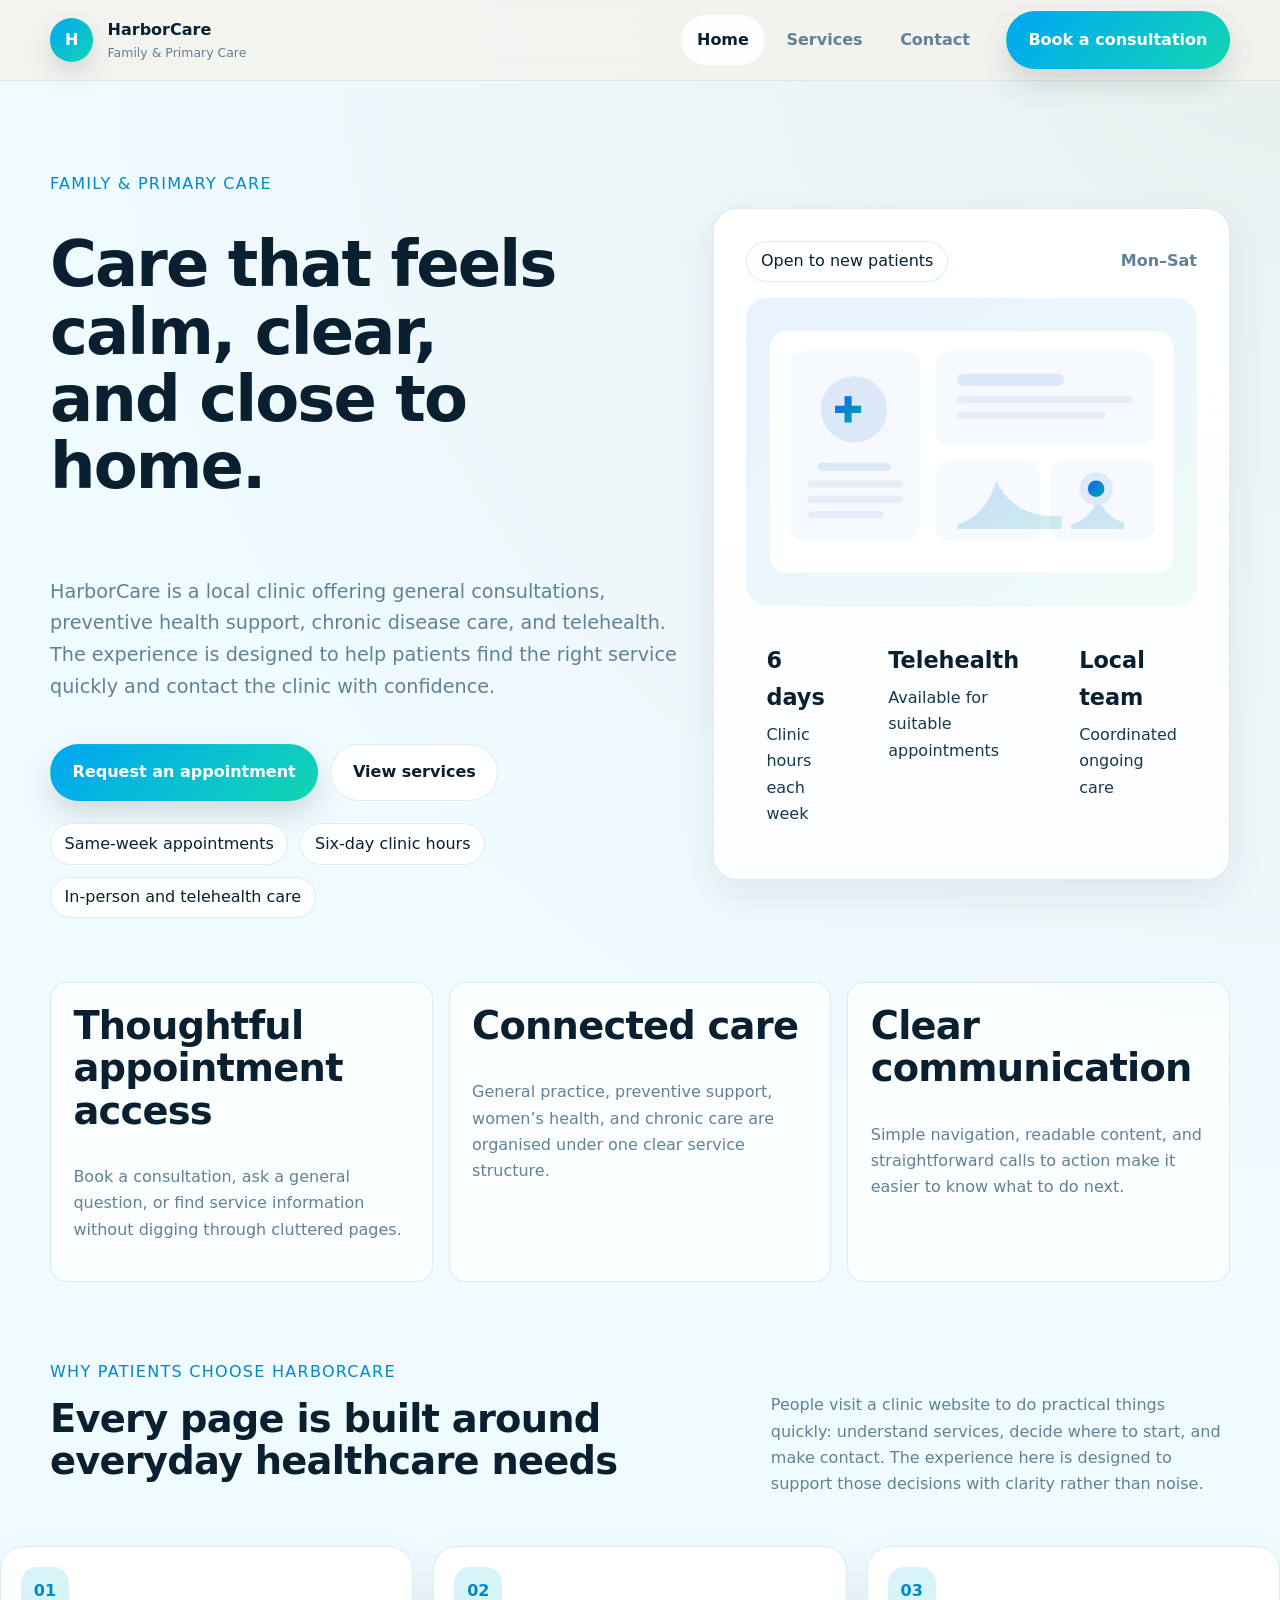
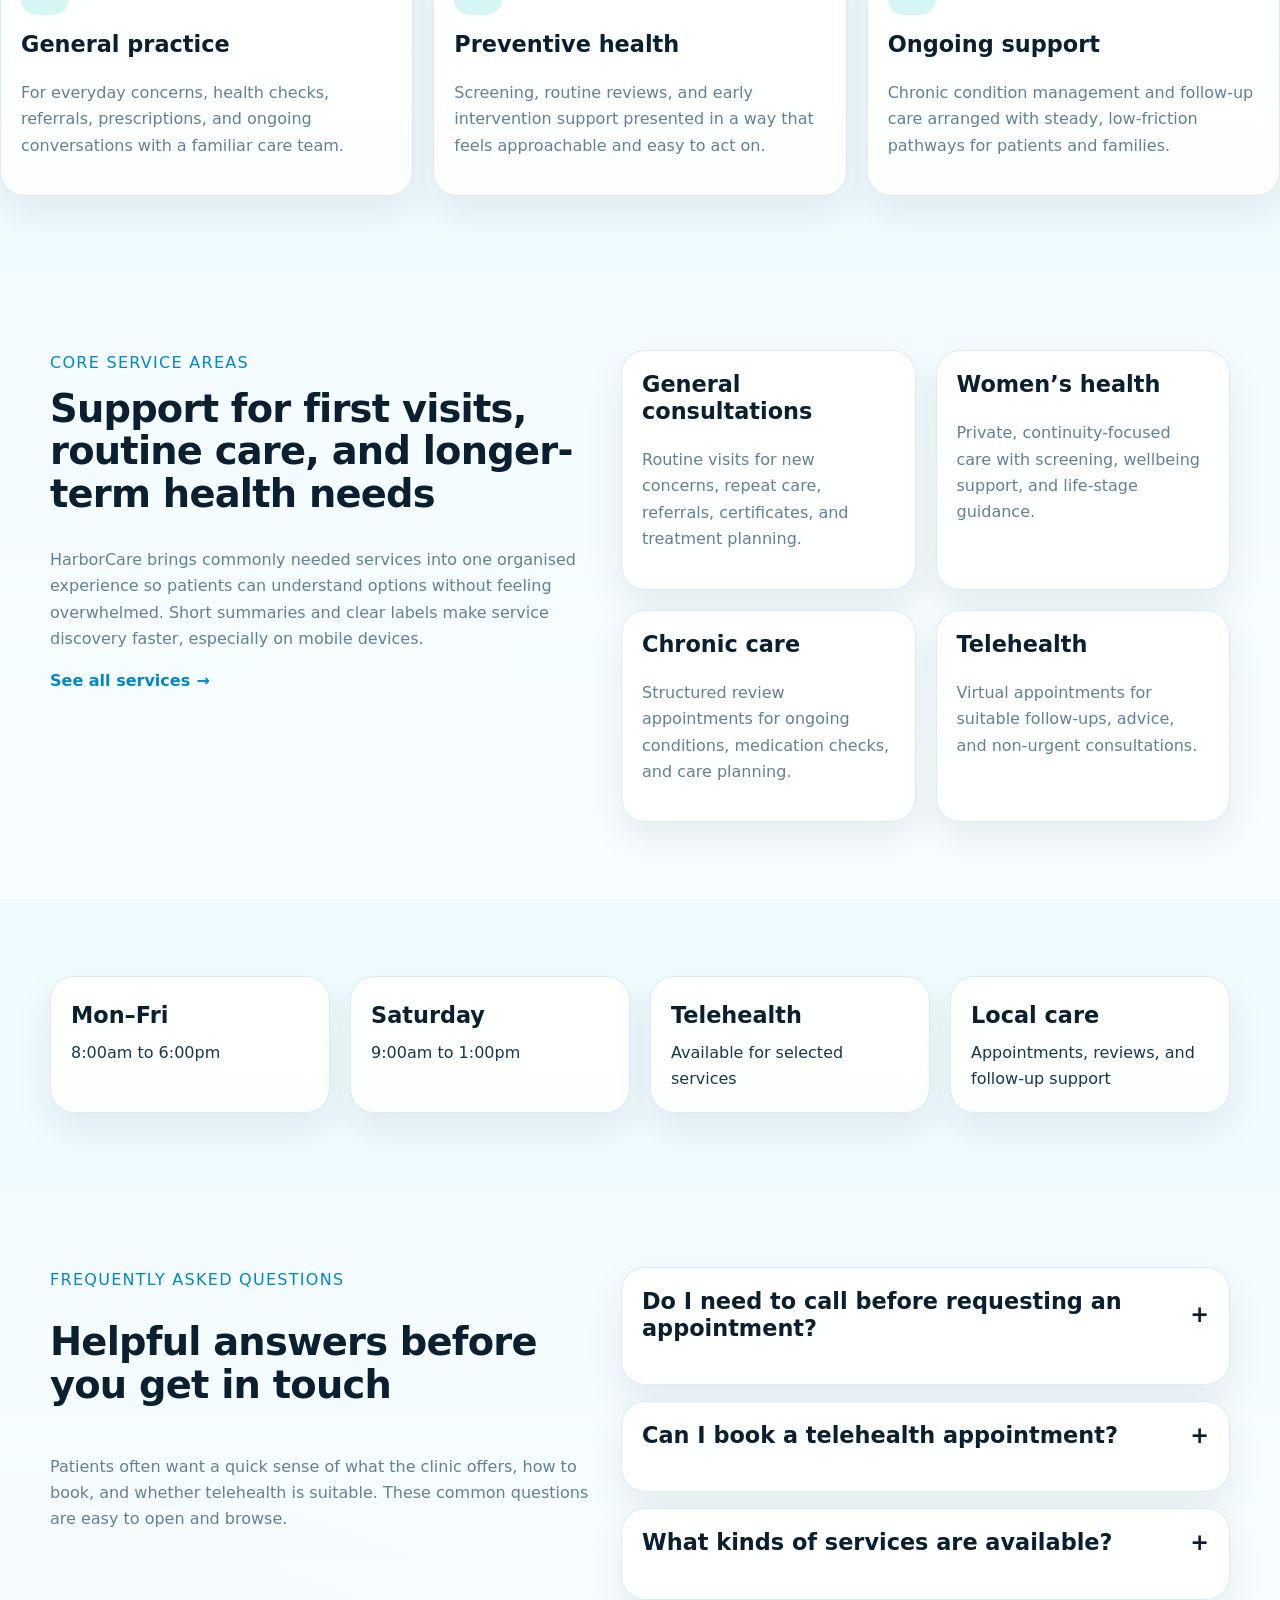
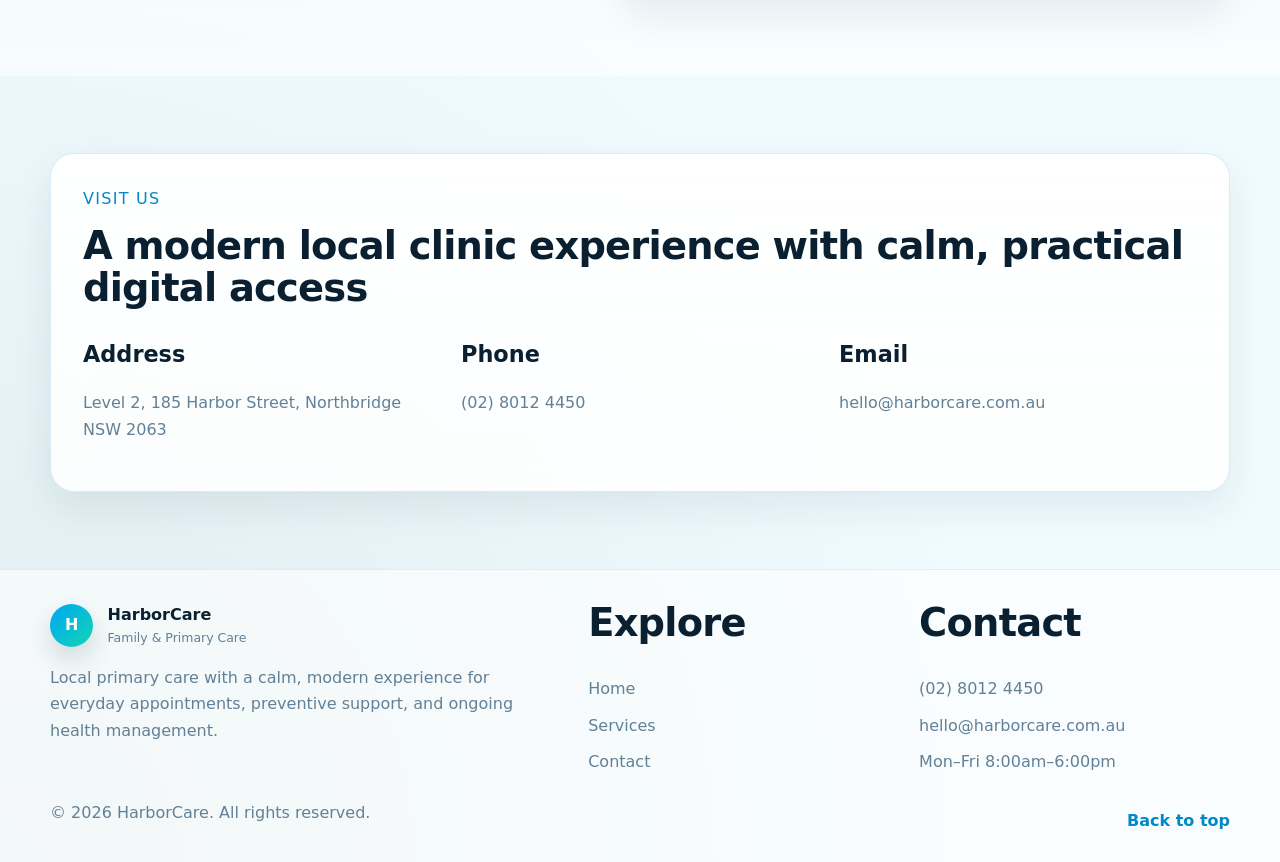
<file: index.html>
<!DOCTYPE html>
<html lang="en">
<head>
  <meta charset="UTF-8">
  <meta name="viewport" content="width=device-width, initial-scale=1.0">
  <meta name="description" content="HarborCare is a modern family medical clinic offering general practice, preventive care, chronic disease support, and telehealth in a calm, accessible digital experience.">
  <title>HarborCare | Family & Primary Care</title>
  <link rel="icon" type="image/svg+xml" href="assets/icons/favicon.svg">
  <link rel="stylesheet" href="styles.css">
</head>
<body data-page="home">
  <a class="skip-link" href="#main-content">Skip to main content</a>

  <header class="site-header" id="top">
    <div class="container nav-wrap">
      <a href="index.html" class="brand" aria-label="HarborCare home">
        <span class="brand-mark" aria-hidden="true">H</span>
        <span>
          <strong>HarborCare</strong>
          <small>Family &amp; Primary Care</small>
        </span>
      </a>

      <button class="nav-toggle" aria-expanded="false" aria-controls="site-navigation" aria-label="Open menu">
        <span></span>
        <span></span>
        <span></span>
      </button>

      <nav class="site-nav" id="site-navigation" aria-label="Primary navigation">
        <ul>
          <li><a class="is-active" href="index.html" aria-current="page">Home</a></li>
          <li><a href="services.html">Services</a></li>
          <li><a href="contact.html">Contact</a></li>
        </ul>
        <a class="button button-primary nav-cta" href="contact.html#consultation-form">Book a consultation</a>
      </nav>
    </div>
  </header>

  <main id="main-content">
    <section class="hero">
      <div class="container hero-grid">
        <div class="hero-copy">
          <p class="eyebrow">Family &amp; primary care</p>
          <h1>Care that feels calm, clear, and close to home.</h1>
          <p class="lead">HarborCare is a local clinic offering general consultations, preventive health support, chronic disease care, and telehealth. The experience is designed to help patients find the right service quickly and contact the clinic with confidence.</p>
          <div class="hero-actions">
            <a class="button button-primary" href="contact.html#consultation-form">Request an appointment</a>
            <a class="button button-secondary" href="services.html">View services</a>
          </div>
          <ul class="hero-highlights" aria-label="Key service qualities">
            <li>Same-week appointments</li>
            <li>Six-day clinic hours</li>
            <li>In-person and telehealth care</li>
          </ul>
        </div>

        <div class="hero-visual card-surface">
          <div class="hero-panel">
            <div class="hero-panel-header">
              <span class="status-pill">Open to new patients</span>
              <span class="availability">Mon–Sat</span>
            </div>
            <img src="assets/images/hero-clinic.svg" alt="Illustration of a calm clinic reception space with a patient check-in desk and digital appointment display.">
            <div class="hero-metrics">
              <article>
                <strong>6 days</strong>
                <span>Clinic hours each week</span>
              </article>
              <article>
                <strong>Telehealth</strong>
                <span>Available for suitable appointments</span>
              </article>
              <article>
                <strong>Local team</strong>
                <span>Coordinated ongoing care</span>
              </article>
            </div>
          </div>
        </div>
      </div>
    </section>

    <section class="trust-strip" aria-label="Clinic highlights">
      <div class="container trust-grid">
        <article>
          <h2>Thoughtful appointment access</h2>
          <p>Book a consultation, ask a general question, or find service information without digging through cluttered pages.</p>
        </article>
        <article>
          <h2>Connected care</h2>
          <p>General practice, preventive support, women’s health, and chronic care are organised under one clear service structure.</p>
        </article>
        <article>
          <h2>Clear communication</h2>
          <p>Simple navigation, readable content, and straightforward calls to action make it easier to know what to do next.</p>
        </article>
      </div>
    </section>

    <section class="section">
      <div class="container section-header">
        <div>
          <p class="eyebrow">Why patients choose HarborCare</p>
          <h2>Every page is built around everyday healthcare needs</h2>
        </div>
        <p>People visit a clinic website to do practical things quickly: understand services, decide where to start, and make contact. The experience here is designed to support those decisions with clarity rather than noise.</p>
      </div>

      <div class="feature-grid">
        <article class="feature-card card-surface reveal">
          <div class="feature-icon" aria-hidden="true">01</div>
          <h3>General practice</h3>
          <p>For everyday concerns, health checks, referrals, prescriptions, and ongoing conversations with a familiar care team.</p>
        </article>
        <article class="feature-card card-surface reveal">
          <div class="feature-icon" aria-hidden="true">02</div>
          <h3>Preventive health</h3>
          <p>Screening, routine reviews, and early intervention support presented in a way that feels approachable and easy to act on.</p>
        </article>
        <article class="feature-card card-surface reveal">
          <div class="feature-icon" aria-hidden="true">03</div>
          <h3>Ongoing support</h3>
          <p>Chronic condition management and follow-up care arranged with steady, low-friction pathways for patients and families.</p>
        </article>
      </div>
    </section>

    <section class="section section-alt">
      <div class="container split-layout">
        <div>
          <p class="eyebrow">Core service areas</p>
          <h2>Support for first visits, routine care, and longer-term health needs</h2>
          <p class="section-text">HarborCare brings commonly needed services into one organised experience so patients can understand options without feeling overwhelmed. Short summaries and clear labels make service discovery faster, especially on mobile devices.</p>
          <a class="text-link" href="services.html">See all services <span aria-hidden="true">→</span></a>
        </div>
        <div class="service-preview-grid">
          <article class="service-preview card-surface reveal">
            <h3>General consultations</h3>
            <p>Routine visits for new concerns, repeat care, referrals, certificates, and treatment planning.</p>
          </article>
          <article class="service-preview card-surface reveal">
            <h3>Women’s health</h3>
            <p>Private, continuity-focused care with screening, wellbeing support, and life-stage guidance.</p>
          </article>
          <article class="service-preview card-surface reveal">
            <h3>Chronic care</h3>
            <p>Structured review appointments for ongoing conditions, medication checks, and care planning.</p>
          </article>
          <article class="service-preview card-surface reveal">
            <h3>Telehealth</h3>
            <p>Virtual appointments for suitable follow-ups, advice, and non-urgent consultations.</p>
          </article>
        </div>
      </div>
    </section>

    <section class="section">
      <div class="container stats-grid">
        <article class="stat-card card-surface">
          <strong>Mon–Fri</strong>
          <span>8:00am to 6:00pm</span>
        </article>
        <article class="stat-card card-surface">
          <strong>Saturday</strong>
          <span>9:00am to 1:00pm</span>
        </article>
        <article class="stat-card card-surface">
          <strong>Telehealth</strong>
          <span>Available for selected services</span>
        </article>
        <article class="stat-card card-surface">
          <strong>Local care</strong>
          <span>Appointments, reviews, and follow-up support</span>
        </article>
      </div>
    </section>

    <section class="section section-alt">
      <div class="container two-column-emphasis">
        <div class="content-stack">
          <p class="eyebrow">Frequently asked questions</p>
          <h2>Helpful answers before you get in touch</h2>
          <p>Patients often want a quick sense of what the clinic offers, how to book, and whether telehealth is suitable. These common questions are easy to open and browse.</p>
        </div>

        <div class="accordion" data-accordion>
          <article class="accordion-item card-surface">
            <h3>
              <button class="accordion-trigger" aria-expanded="false">
                Do I need to call before requesting an appointment?
                <span aria-hidden="true">+</span>
              </button>
            </h3>
            <div class="accordion-panel" hidden>
              <p>No. You can use the contact form to request an appointment or ask a question, and the team can guide you to the most suitable next step.</p>
            </div>
          </article>
          <article class="accordion-item card-surface">
            <h3>
              <button class="accordion-trigger" aria-expanded="false">
                Can I book a telehealth appointment?
                <span aria-hidden="true">+</span>
              </button>
            </h3>
            <div class="accordion-panel" hidden>
              <p>Yes. Telehealth is available for selected follow-up appointments and suitable non-urgent concerns. The team can advise whether it fits your needs.</p>
            </div>
          </article>
          <article class="accordion-item card-surface">
            <h3>
              <button class="accordion-trigger" aria-expanded="false">
                What kinds of services are available?
                <span aria-hidden="true">+</span>
              </button>
            </h3>
            <div class="accordion-panel" hidden>
              <p>HarborCare offers general consultations, preventive health checks, women’s health support, chronic disease reviews, medication follow-up, and telehealth.</p>
            </div>
          </article>
        </div>
      </div>
    </section>

    <section class="section">
      <div class="container comparison-panel card-surface reveal">
        <div>
          <p class="eyebrow">Visit us</p>
          <h2>A modern local clinic experience with calm, practical digital access</h2>
        </div>
        <div class="comparison-grid">
          <article>
            <h3>Address</h3>
            <p>Level 2, 185 Harbor Street, Northbridge NSW 2063</p>
          </article>
          <article>
            <h3>Phone</h3>
            <p>(02) 8012 4450</p>
          </article>
          <article>
            <h3>Email</h3>
            <p>hello@harborcare.com.au</p>
          </article>
        </div>
      </div>
    </section>
  </main>

  <footer class="site-footer">
    <div class="container footer-grid">
      <div>
        <a href="index.html" class="brand footer-brand" aria-label="HarborCare home">
          <span class="brand-mark" aria-hidden="true">H</span>
          <span>
            <strong>HarborCare</strong>
            <small>Family &amp; Primary Care</small>
          </span>
        </a>
        <p>Local primary care with a calm, modern experience for everyday appointments, preventive support, and ongoing health management.</p>
      </div>
      <div>
        <h2>Explore</h2>
        <ul class="footer-links">
          <li><a href="index.html">Home</a></li>
          <li><a href="services.html">Services</a></li>
          <li><a href="contact.html">Contact</a></li>
        </ul>
      </div>
      <div>
        <h2>Contact</h2>
        <ul class="footer-links">
          <li><a href="tel:+61280124450">(02) 8012 4450</a></li>
          <li><a href="mailto:hello@harborcare.com.au">hello@harborcare.com.au</a></li>
          <li>Mon–Fri 8:00am–6:00pm</li>
        </ul>
      </div>
    </div>
    <div class="container footer-bottom">
      <p>© 2026 HarborCare. All rights reserved.</p>
      <a href="#top" class="text-link">Back to top</a>
    </div>
  </footer>

  <script src="script.js"></script>
</body>
</html>
</file>
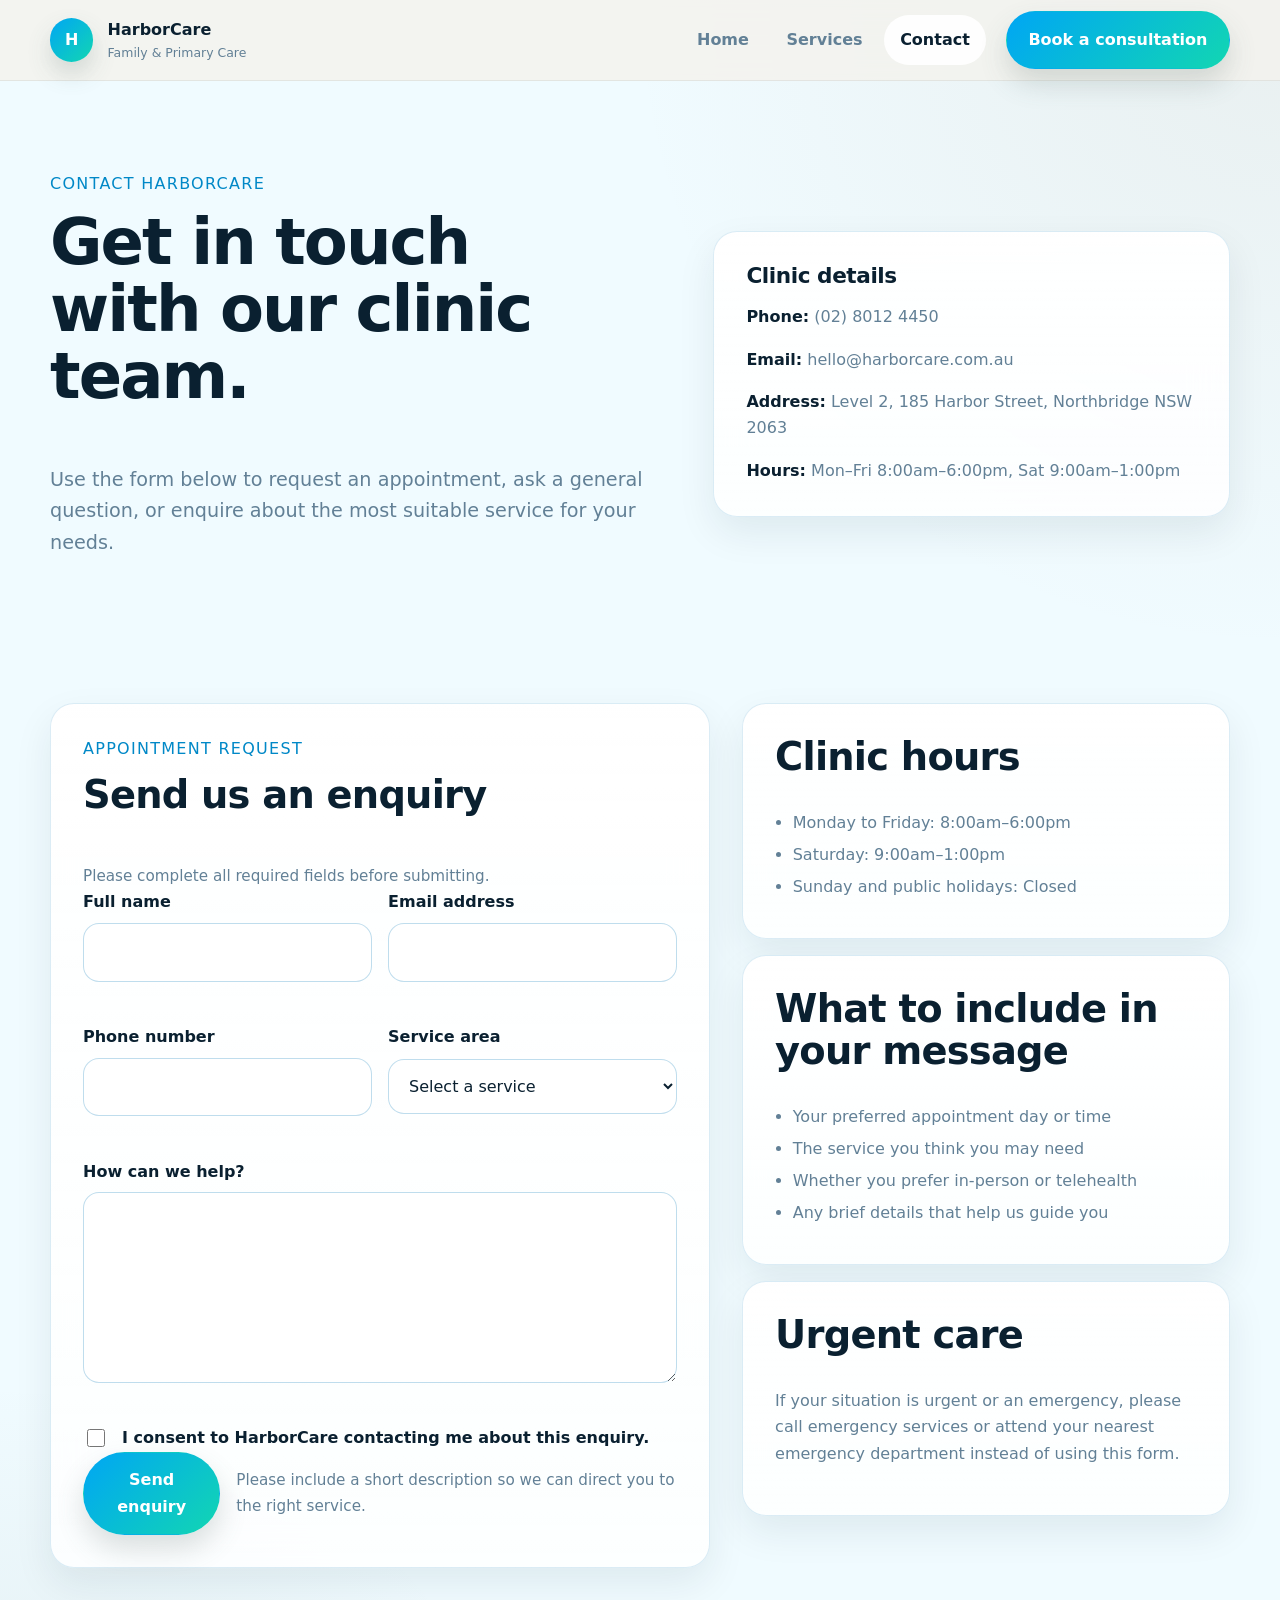
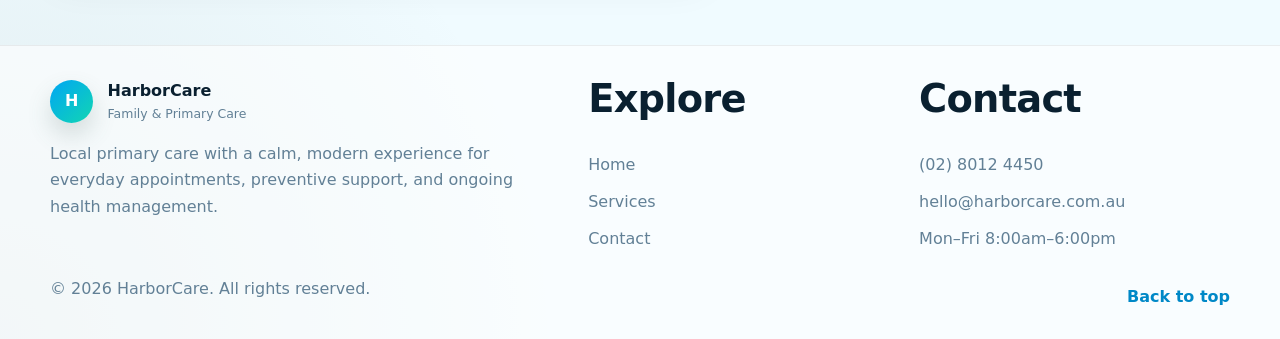
<file: contact.html>
<!DOCTYPE html>
<html lang="en">
<head>
  <meta charset="UTF-8">
  <meta name="viewport" content="width=device-width, initial-scale=1.0">
  <meta name="description" content="Contact HarborCare to request an appointment, ask a question, or enquire about telehealth, preventive care, and general consultations.">
  <title>Contact | HarborCare</title>
  <link rel="icon" type="image/svg+xml" href="assets/icons/favicon.svg">
  <link rel="stylesheet" href="styles.css">
</head>
<body data-page="contact">
  <a class="skip-link" href="#main-content">Skip to main content</a>

  <header class="site-header" id="top">
    <div class="container nav-wrap">
      <a href="index.html" class="brand" aria-label="HarborCare home">
        <span class="brand-mark" aria-hidden="true">H</span>
        <span>
          <strong>HarborCare</strong>
          <small>Family &amp; Primary Care</small>
        </span>
      </a>

      <button class="nav-toggle" aria-expanded="false" aria-controls="site-navigation" aria-label="Open menu">
        <span></span>
        <span></span>
        <span></span>
      </button>

      <nav class="site-nav" id="site-navigation" aria-label="Primary navigation">
        <ul>
          <li><a href="index.html">Home</a></li>
          <li><a href="services.html">Services</a></li>
          <li><a class="is-active" href="contact.html" aria-current="page">Contact</a></li>
        </ul>
        <a class="button button-primary nav-cta" href="#consultation-form">Book a consultation</a>
      </nav>
    </div>
  </header>

  <main id="main-content">
    <section class="page-hero">
      <div class="container page-hero-grid">
        <div>
          <p class="eyebrow">Contact HarborCare</p>
          <h1>Get in touch with our clinic team.</h1>
          <p class="lead">Use the form below to request an appointment, ask a general question, or enquire about the most suitable service for your needs.</p>
        </div>
        <article class="page-hero-card card-surface contact-overview">
          <h2>Clinic details</h2>
          <ul class="contact-summary">
            <li><strong>Phone:</strong> <a href="tel:+61280124450">(02) 8012 4450</a></li>
            <li><strong>Email:</strong> <a href="mailto:hello@harborcare.com.au">hello@harborcare.com.au</a></li>
            <li><strong>Address:</strong> Level 2, 185 Harbor Street, Northbridge NSW 2063</li>
            <li><strong>Hours:</strong> Mon–Fri 8:00am–6:00pm, Sat 9:00am–1:00pm</li>
          </ul>
        </article>
      </div>
    </section>

    <section class="section">
      <div class="container contact-layout">
        <article class="contact-panel card-surface">
          <div class="panel-heading">
            <div>
              <p class="eyebrow">Appointment request</p>
              <h2 id="consultation-form">Send us an enquiry</h2>
            </div>
            <p class="form-note">Please complete all required fields before submitting.</p>
          </div>

          <form id="enquiryForm" novalidate>
            <div class="form-grid">
              <div class="form-field">
                <label for="fullName">Full name</label>
                <input id="fullName" name="name" type="text" autocomplete="name" required>
                <small class="error-message" aria-live="polite"></small>
              </div>

              <div class="form-field">
                <label for="email">Email address</label>
                <input id="email" name="email" type="email" autocomplete="email" required>
                <small class="error-message" aria-live="polite"></small>
              </div>

              <div class="form-field">
                <label for="phone">Phone number</label>
                <input id="phone" name="phone" type="tel" autocomplete="tel" required>
                <small class="error-message" aria-live="polite"></small>
              </div>

              <div class="form-field">
                <label for="service">Service area</label>
                <select id="service" name="service" required>
                  <option value="">Select a service</option>
                  <option value="general-consultation">General consultation</option>
                  <option value="telehealth">Telehealth</option>
                  <option value="womens-health">Women’s health</option>
                  <option value="chronic-care">Chronic condition review</option>
                </select>
                <small class="error-message" aria-live="polite"></small>
              </div>

              <div class="form-field form-field-full">
                <label for="message">How can we help?</label>
                <textarea id="message" name="message" rows="6" required></textarea>
                <small class="error-message" aria-live="polite"></small>
              </div>

              <div class="form-field form-field-full checkbox-field">
                <input id="consent" name="consent" type="checkbox" required>
                <label for="consent">I consent to HarborCare contacting me about this enquiry.</label>
              </div>
            </div>

            <div class="form-actions">
              <button class="button button-primary" type="submit">Send enquiry</button>
              <p class="form-note">Please include a short description so we can direct you to the right service.</p>
            </div>
          </form>
        </article>

        <aside class="contact-sidebar content-stack">
          <article class="info-card card-surface reveal">
            <h2>Clinic hours</h2>
            <ul>
              <li>Monday to Friday: 8:00am–6:00pm</li>
              <li>Saturday: 9:00am–1:00pm</li>
              <li>Sunday and public holidays: Closed</li>
            </ul>
          </article>

          <article class="info-card card-surface reveal">
            <h2>What to include in your message</h2>
            <ul>
              <li>Your preferred appointment day or time</li>
              <li>The service you think you may need</li>
              <li>Whether you prefer in-person or telehealth</li>
              <li>Any brief details that help us guide you</li>
            </ul>
          </article>

          <article class="info-card card-surface reveal">
            <h2>Urgent care</h2>
            <p>If your situation is urgent or an emergency, please call emergency services or attend your nearest emergency department instead of using this form.</p>
          </article>
        </aside>
      </div>
    </section>
  </main>

  <div class="modal" id="successModal" aria-hidden="true" role="dialog" aria-modal="true" aria-labelledby="modalTitle">
    <div class="modal-backdrop" data-modal-close></div>
    <div class="modal-content card-surface">
      <button class="modal-close" type="button" aria-label="Close success message" data-modal-close>×</button>
      <p class="eyebrow">Message received</p>
      <h2 id="modalTitle">Thank you. Your enquiry has been received.</h2>
      <p>A member of the HarborCare team will be in touch during business hours to help with your request.</p>
      <button class="button button-primary" type="button" data-modal-close>Close</button>
    </div>
  </div>

  <footer class="site-footer">
    <div class="container footer-grid">
      <div>
        <a href="index.html" class="brand footer-brand" aria-label="HarborCare home">
          <span class="brand-mark" aria-hidden="true">H</span>
          <span>
            <strong>HarborCare</strong>
            <small>Family &amp; Primary Care</small>
          </span>
        </a>
        <p>Local primary care with a calm, modern experience for everyday appointments, preventive support, and ongoing health management.</p>
      </div>
      <div>
        <h2>Explore</h2>
        <ul class="footer-links">
          <li><a href="index.html">Home</a></li>
          <li><a href="services.html">Services</a></li>
          <li><a href="contact.html">Contact</a></li>
        </ul>
      </div>
      <div>
        <h2>Contact</h2>
        <ul class="footer-links">
          <li><a href="tel:+61280124450">(02) 8012 4450</a></li>
          <li><a href="mailto:hello@harborcare.com.au">hello@harborcare.com.au</a></li>
          <li>Mon–Fri 8:00am–6:00pm</li>
        </ul>
      </div>
    </div>
    <div class="container footer-bottom">
      <p>© 2026 HarborCare. All rights reserved.</p>
      <a href="#top" class="text-link">Back to top</a>
    </div>
  </footer>

  <script src="script.js"></script>
</body>
</html>
</file>
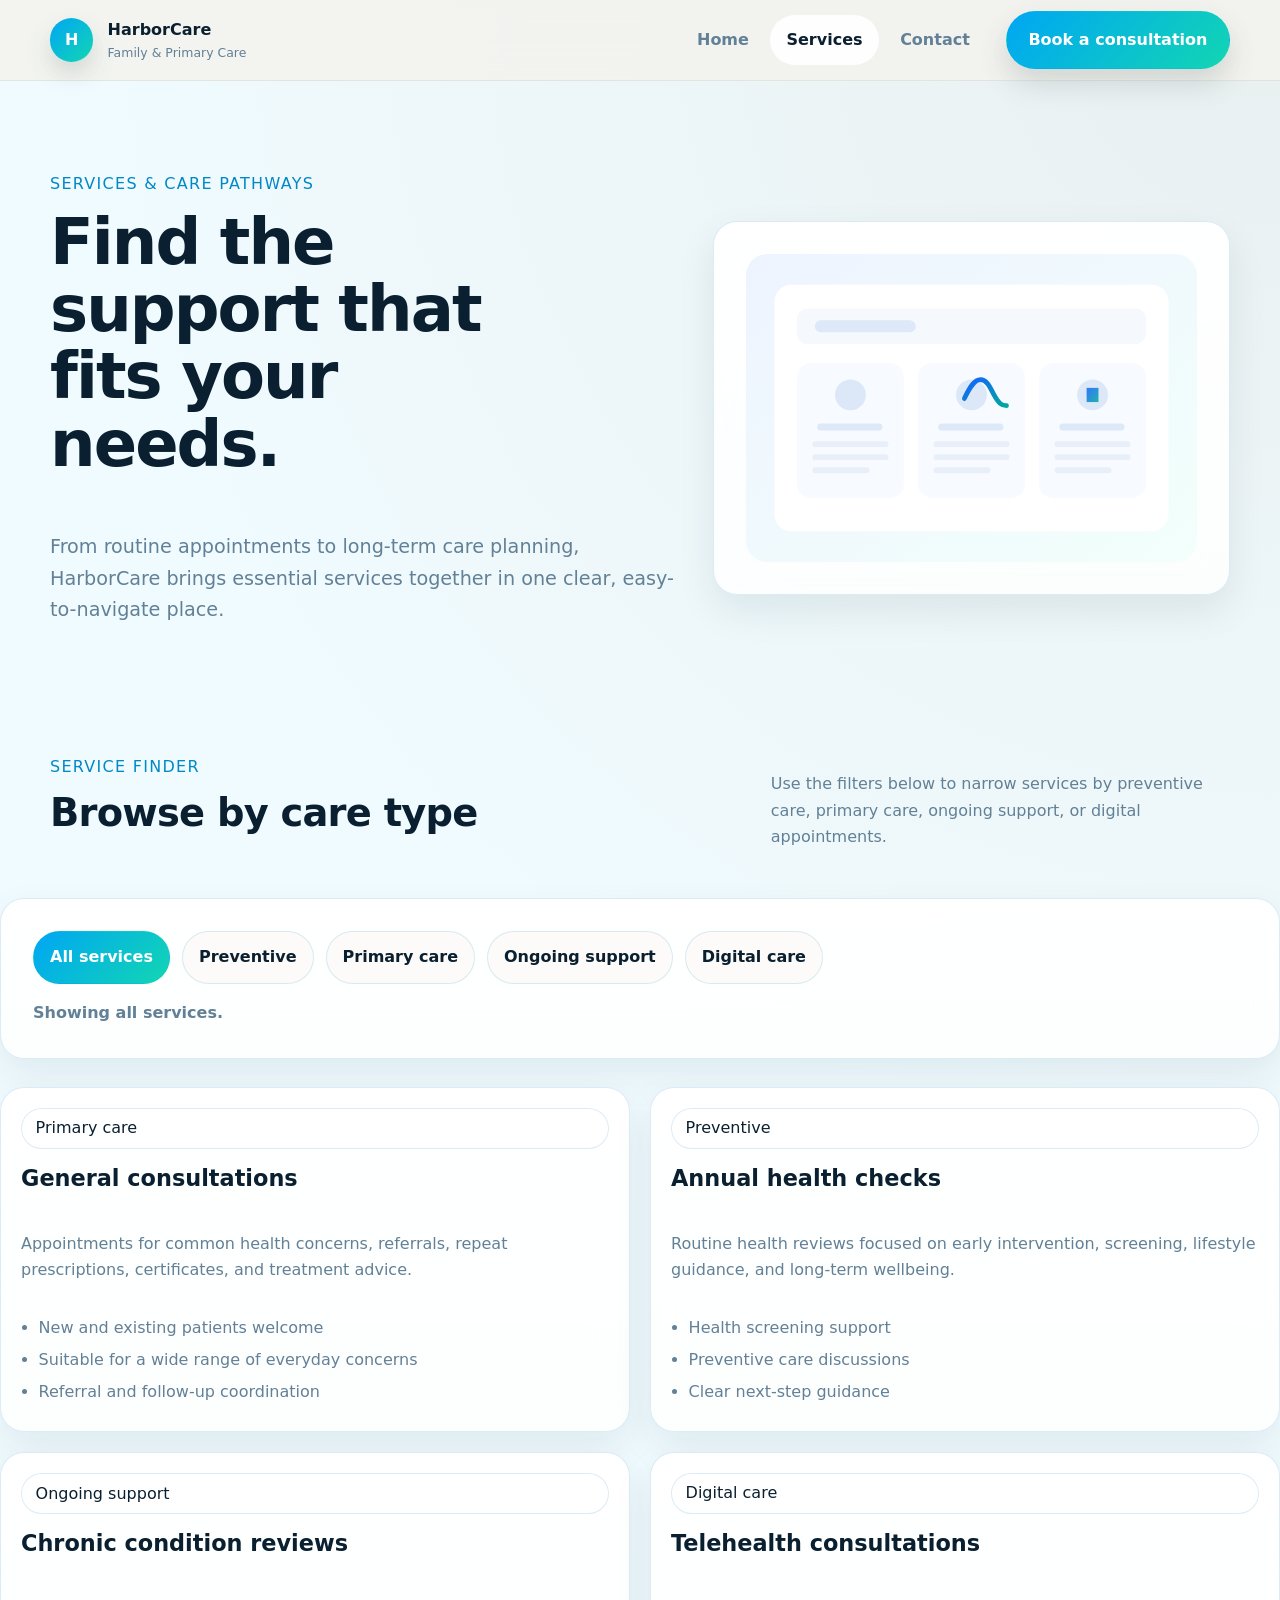
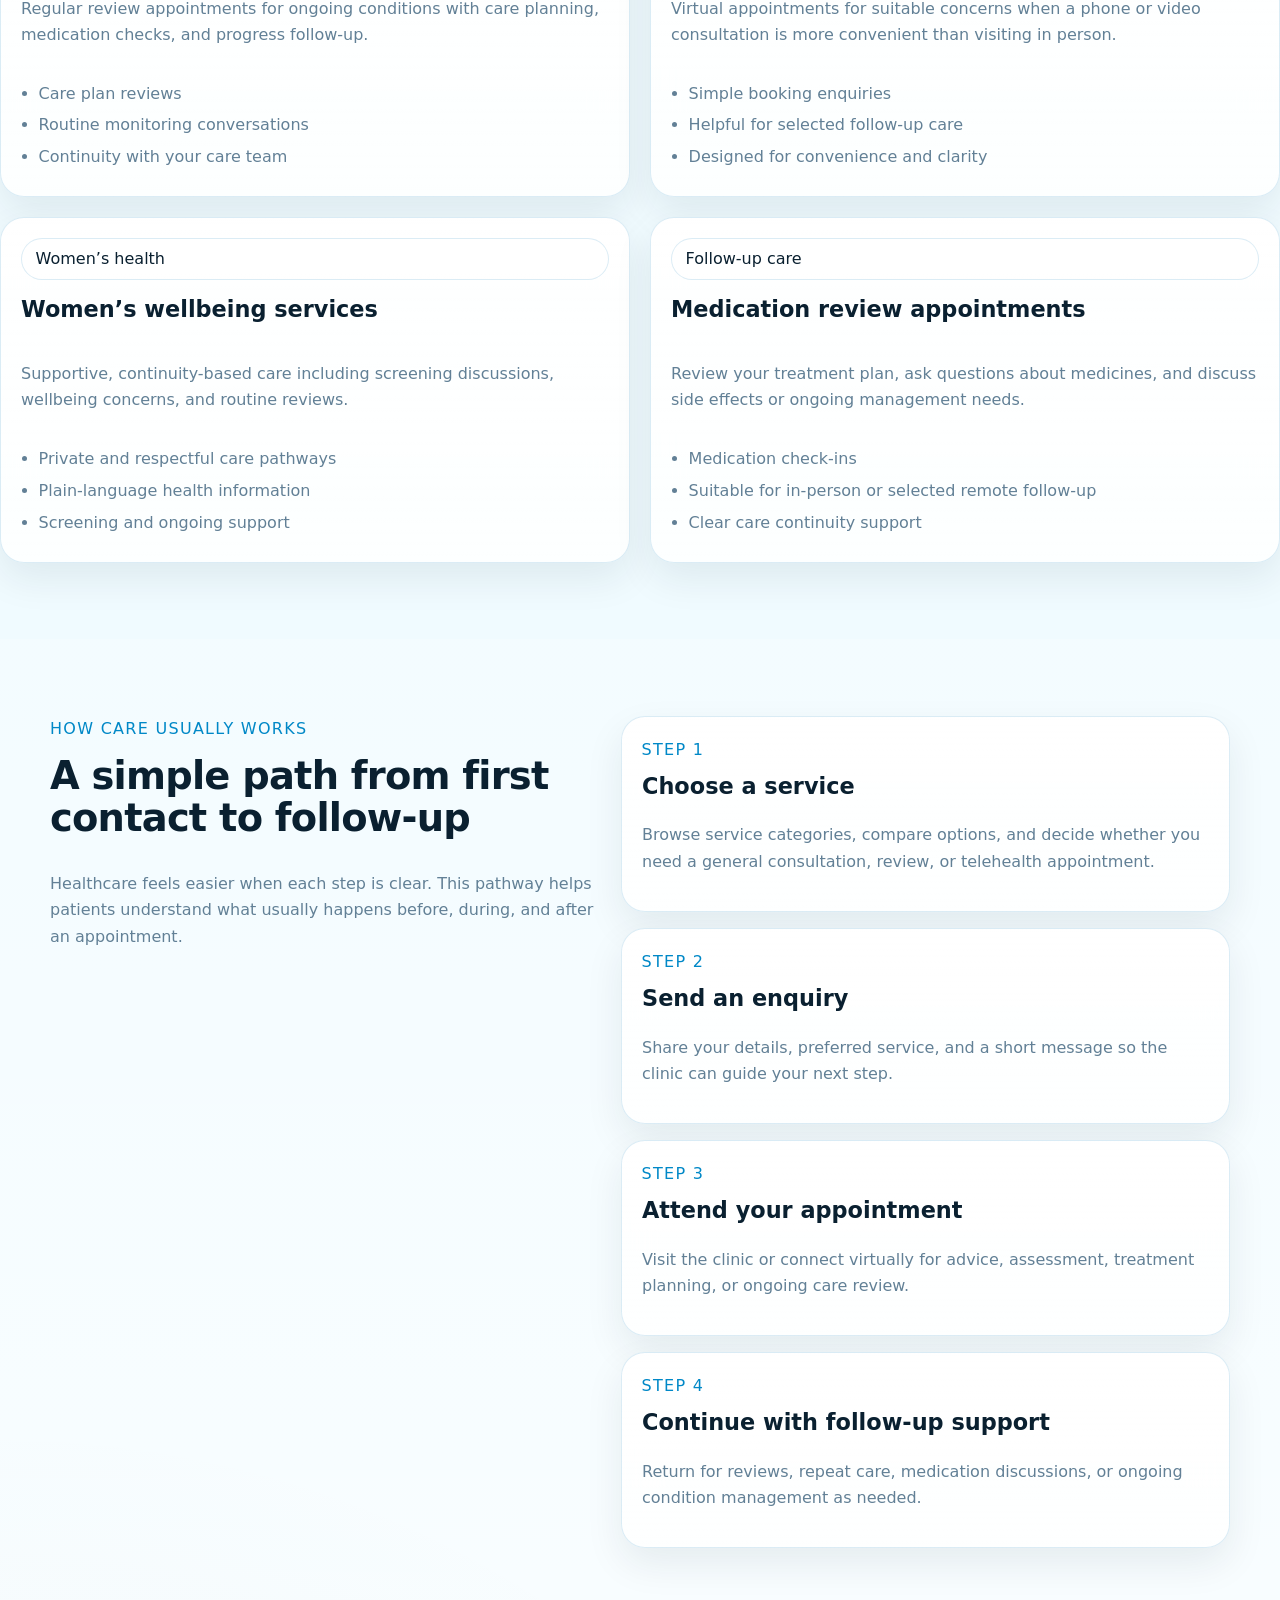
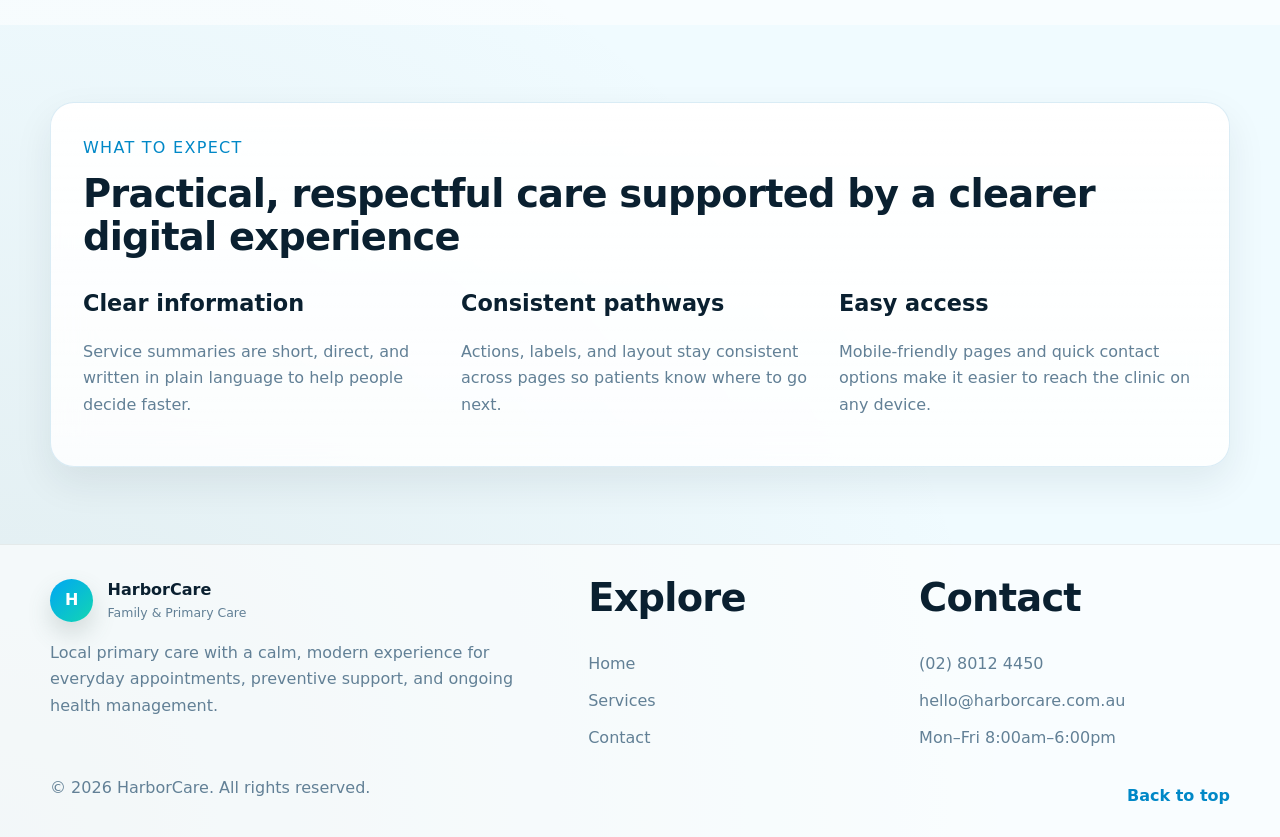
<file: services.html>
<!DOCTYPE html>
<html lang="en">
<head>
  <meta charset="UTF-8">
  <meta name="viewport" content="width=device-width, initial-scale=1.0">
  <meta name="description" content="Explore HarborCare services including general consultations, health checks, women's health support, chronic care reviews, and telehealth.">
  <title>Services | HarborCare</title>
  <link rel="icon" type="image/svg+xml" href="assets/icons/favicon.svg">
  <link rel="stylesheet" href="styles.css">
</head>
<body data-page="services">
  <a class="skip-link" href="#main-content">Skip to main content</a>

  <header class="site-header" id="top">
    <div class="container nav-wrap">
      <a href="index.html" class="brand" aria-label="HarborCare home">
        <span class="brand-mark" aria-hidden="true">H</span>
        <span>
          <strong>HarborCare</strong>
          <small>Family &amp; Primary Care</small>
        </span>
      </a>

      <button class="nav-toggle" aria-expanded="false" aria-controls="site-navigation" aria-label="Open menu">
        <span></span>
        <span></span>
        <span></span>
      </button>

      <nav class="site-nav" id="site-navigation" aria-label="Primary navigation">
        <ul>
          <li><a href="index.html">Home</a></li>
          <li><a class="is-active" href="services.html" aria-current="page">Services</a></li>
          <li><a href="contact.html">Contact</a></li>
        </ul>
        <a class="button button-primary nav-cta" href="contact.html#consultation-form">Book a consultation</a>
      </nav>
    </div>
  </header>

  <main id="main-content">
    <section class="page-hero page-hero-services">
      <div class="container page-hero-grid">
        <div>
          <p class="eyebrow">Services &amp; care pathways</p>
          <h1>Find the support that fits your needs.</h1>
          <p class="lead">From routine appointments to long-term care planning, HarborCare brings essential services together in one clear, easy-to-navigate place.</p>
        </div>
        <div class="page-hero-card card-surface">
          <img src="assets/images/services-overview.svg" alt="Illustration of a healthcare dashboard with service cards, a calendar, and patient support icons.">
        </div>
      </div>
    </section>

    <section class="section">
      <div class="container section-header">
        <div>
          <p class="eyebrow">Service finder</p>
          <h2>Browse by care type</h2>
        </div>
        <p>Use the filters below to narrow services by preventive care, primary care, ongoing support, or digital appointments.</p>
      </div>

      <div class="filter-toolbar card-surface" data-filter-toolbar>
        <div class="filter-chips" role="group" aria-label="Filter services">
          <button class="chip is-selected" data-filter="all" aria-pressed="true">All services</button>
          <button class="chip" data-filter="preventive" aria-pressed="false">Preventive</button>
          <button class="chip" data-filter="primary" aria-pressed="false">Primary care</button>
          <button class="chip" data-filter="ongoing" aria-pressed="false">Ongoing support</button>
          <button class="chip" data-filter="digital" aria-pressed="false">Digital care</button>
        </div>
        <p class="filter-status" aria-live="polite">Showing all services.</p>
      </div>

      <div class="services-grid" data-service-grid>
        <article class="service-card card-surface reveal" data-category="primary preventive">
          <span class="tag">Primary care</span>
          <h3>General consultations</h3>
          <p>Appointments for common health concerns, referrals, repeat prescriptions, certificates, and treatment advice.</p>
          <ul>
            <li>New and existing patients welcome</li>
            <li>Suitable for a wide range of everyday concerns</li>
            <li>Referral and follow-up coordination</li>
          </ul>
        </article>

        <article class="service-card card-surface reveal" data-category="preventive">
          <span class="tag">Preventive</span>
          <h3>Annual health checks</h3>
          <p>Routine health reviews focused on early intervention, screening, lifestyle guidance, and long-term wellbeing.</p>
          <ul>
            <li>Health screening support</li>
            <li>Preventive care discussions</li>
            <li>Clear next-step guidance</li>
          </ul>
        </article>

        <article class="service-card card-surface reveal" data-category="ongoing">
          <span class="tag">Ongoing support</span>
          <h3>Chronic condition reviews</h3>
          <p>Regular review appointments for ongoing conditions with care planning, medication checks, and progress follow-up.</p>
          <ul>
            <li>Care plan reviews</li>
            <li>Routine monitoring conversations</li>
            <li>Continuity with your care team</li>
          </ul>
        </article>

        <article class="service-card card-surface reveal" data-category="digital primary">
          <span class="tag">Digital care</span>
          <h3>Telehealth consultations</h3>
          <p>Virtual appointments for suitable concerns when a phone or video consultation is more convenient than visiting in person.</p>
          <ul>
            <li>Simple booking enquiries</li>
            <li>Helpful for selected follow-up care</li>
            <li>Designed for convenience and clarity</li>
          </ul>
        </article>

        <article class="service-card card-surface reveal" data-category="preventive ongoing">
          <span class="tag">Women’s health</span>
          <h3>Women’s wellbeing services</h3>
          <p>Supportive, continuity-based care including screening discussions, wellbeing concerns, and routine reviews.</p>
          <ul>
            <li>Private and respectful care pathways</li>
            <li>Plain-language health information</li>
            <li>Screening and ongoing support</li>
          </ul>
        </article>

        <article class="service-card card-surface reveal" data-category="ongoing digital">
          <span class="tag">Follow-up care</span>
          <h3>Medication review appointments</h3>
          <p>Review your treatment plan, ask questions about medicines, and discuss side effects or ongoing management needs.</p>
          <ul>
            <li>Medication check-ins</li>
            <li>Suitable for in-person or selected remote follow-up</li>
            <li>Clear care continuity support</li>
          </ul>
        </article>
      </div>
    </section>

    <section class="section section-alt">
      <div class="container split-layout">
        <div>
          <p class="eyebrow">How care usually works</p>
          <h2>A simple path from first contact to follow-up</h2>
          <p class="section-text">Healthcare feels easier when each step is clear. This pathway helps patients understand what usually happens before, during, and after an appointment.</p>
        </div>

        <div class="timeline">
          <article class="timeline-step card-surface reveal">
            <span>Step 1</span>
            <h3>Choose a service</h3>
            <p>Browse service categories, compare options, and decide whether you need a general consultation, review, or telehealth appointment.</p>
          </article>
          <article class="timeline-step card-surface reveal">
            <span>Step 2</span>
            <h3>Send an enquiry</h3>
            <p>Share your details, preferred service, and a short message so the clinic can guide your next step.</p>
          </article>
          <article class="timeline-step card-surface reveal">
            <span>Step 3</span>
            <h3>Attend your appointment</h3>
            <p>Visit the clinic or connect virtually for advice, assessment, treatment planning, or ongoing care review.</p>
          </article>
          <article class="timeline-step card-surface reveal">
            <span>Step 4</span>
            <h3>Continue with follow-up support</h3>
            <p>Return for reviews, repeat care, medication discussions, or ongoing condition management as needed.</p>
          </article>
        </div>
      </div>
    </section>

    <section class="section">
      <div class="container comparison-panel card-surface reveal">
        <div>
          <p class="eyebrow">What to expect</p>
          <h2>Practical, respectful care supported by a clearer digital experience</h2>
        </div>
        <div class="comparison-grid">
          <article>
            <h3>Clear information</h3>
            <p>Service summaries are short, direct, and written in plain language to help people decide faster.</p>
          </article>
          <article>
            <h3>Consistent pathways</h3>
            <p>Actions, labels, and layout stay consistent across pages so patients know where to go next.</p>
          </article>
          <article>
            <h3>Easy access</h3>
            <p>Mobile-friendly pages and quick contact options make it easier to reach the clinic on any device.</p>
          </article>
        </div>
      </div>
    </section>
  </main>

  <footer class="site-footer">
    <div class="container footer-grid">
      <div>
        <a href="index.html" class="brand footer-brand" aria-label="HarborCare home">
          <span class="brand-mark" aria-hidden="true">H</span>
          <span>
            <strong>HarborCare</strong>
            <small>Family &amp; Primary Care</small>
          </span>
        </a>
        <p>Local primary care with a calm, modern experience for everyday appointments, preventive support, and ongoing health management.</p>
      </div>
      <div>
        <h2>Explore</h2>
        <ul class="footer-links">
          <li><a href="index.html">Home</a></li>
          <li><a href="services.html">Services</a></li>
          <li><a href="contact.html">Contact</a></li>
        </ul>
      </div>
      <div>
        <h2>Contact</h2>
        <ul class="footer-links">
          <li><a href="tel:+61280124450">(02) 8012 4450</a></li>
          <li><a href="mailto:hello@harborcare.com.au">hello@harborcare.com.au</a></li>
          <li>Mon–Fri 8:00am–6:00pm</li>
        </ul>
      </div>
    </div>
    <div class="container footer-bottom">
      <p>© 2026 HarborCare. All rights reserved.</p>
      <a href="#top" class="text-link">Back to top</a>
    </div>
  </footer>

  <script src="script.js"></script>
</body>
</html>
</file>
<file: styles.css>
:root{
  --bg:#f0fbff;
  --surface:rgba(255,255,255,.95);
  --surface-solid:#ffffff;
  --surface-strong:#d9f4ff;

  --border:rgba(0,119,182,.14);
  --border-strong:rgba(0,119,182,.25);

  --text:#17384d;
  --text-muted:#628096;
  --heading:#0a2030;

  --primary:#00a6f4;
  --primary-strong:#0088c7;
  --primary-soft:rgba(0,166,244,.15);

  --accent:#12d6b2;
  --accent-strong:#0db393;
  --accent-soft:rgba(18,214,178,.18);

  --shadow-soft:0 16px 38px rgba(10,32,48,.08);
  --shadow-strong:0 22px 48px rgba(10,32,48,.16);

  --radius-sm:.75rem;
  --radius-md:1rem;
  --radius-lg:1.5rem;
  --radius-xl:2rem;

  --container:min(1180px,calc(100% - 2rem));
  --section-space:clamp(4.5rem,6vw,7rem);

  --focus-ring:0 0 0 4px rgba(0,166,244,.26);
  --nav-height:5rem;
}

*{box-sizing:border-box}
html{scroll-behavior:smooth}
body{
  margin:0;
  font-family:Inter,ui-sans-serif,system-ui,-apple-system,BlinkMacSystemFont,"Segoe UI",sans-serif;
  background:
    radial-gradient(circle at top right,rgba(168,137,104,.1),transparent 28%),
    radial-gradient(circle at bottom left,rgba(75,100,94,.1),transparent 24%),
    var(--bg);
  color:var(--text);
  line-height:1.65;
}
img{max-width:100%;display:block}
a{color:inherit;text-decoration:none}
button,input,select,textarea{font:inherit}
button{cursor:pointer}
:focus-visible{outline:0;box-shadow:var(--focus-ring)}

.skip-link{
  position:absolute;
  left:1rem;
  top:-4rem;
  z-index:1000;
  padding:.8rem 1rem;
  border-radius:.8rem;
  background:var(--heading);
  color:#fff;
}
.skip-link:focus{top:1rem}

.container{width:var(--container);margin:0 auto}
.section{padding:var(--section-space) 0}
.section-alt{background:linear-gradient(180deg,rgba(255,255,255,.22),rgba(255,255,255,.55))}

.eyebrow{
  margin:0 0 .75rem;
  color:var(--primary-strong);
  font:700 .82rem/1 inherit;
  letter-spacing:.08em;
  text-transform:uppercase;
}

h1,h2,h3,strong{color:var(--heading)}
h1,h2,h3,p,ul,ol,blockquote{margin-top:0}

h1{
  max-width:12ch;
  font-size:clamp(2.5rem,5vw,4.4rem);
  line-height:1.05;
  letter-spacing:-.03em;
}
h2{
  font-size:clamp(1.9rem,3vw,3rem);
  line-height:1.1;
  letter-spacing:-.02em;
}
h3{
  font-size:clamp(1.1rem,2vw,1.4rem);
  line-height:1.2;
}

p,li,label,input,select,textarea{color:var(--text-muted)}
.lead{max-width:60ch;font-size:clamp(1.05rem,2vw,1.2rem)}

.section-header,.panel-heading,.content-stack,
.hero-copy,.hero-panel,.accordion,.filter-toolbar,
.service-card,.timeline,.contact-summary,.form-field{
  display:grid;
  gap:1rem;
}

.section-header{
  grid-template-columns:1.2fr .8fr;
  align-items:end;
  gap:2rem;
  margin-bottom:2rem;
}

.card-surface{
  background:linear-gradient(180deg,rgba(255,255,255,.96),rgba(255,255,255,.84));
  backdrop-filter:blur(18px);
  border:1px solid var(--border);
  border-radius:var(--radius-lg);
  box-shadow:var(--shadow-soft);
}

.site-header{
  position:sticky;
  top:0;
  z-index:100;
  background:rgba(244,242,238,.84);
  backdrop-filter:blur(16px);
  border-bottom:1px solid rgba(45,58,54,.08);
}

.nav-wrap,.hero-panel-header,.footer-bottom,.form-actions{
  display:flex;
  align-items:center;
  justify-content:space-between;
  gap:1rem;
}

.nav-wrap{min-height:var(--nav-height)}

.brand{
  display:inline-flex;
  align-items:center;
  gap:.9rem;
  color:var(--heading);
}
.brand strong,.brand small{display:block}
.brand small{color:var(--text-muted);font-size:.78rem}

.brand-mark{
  display:grid;
  place-items:center;
  width:2.7rem;
  height:2.7rem;
  border-radius:50%;
  background:linear-gradient(135deg,var(--primary),var(--accent));
  color:#fff;
  font-weight:800;
  box-shadow:0 12px 24px rgba(75,100,94,.2);
}

.site-nav{
  display:flex;
  align-items:center;
  gap:1.25rem;
}

.site-nav ul,.footer-links,.hero-highlights,.contact-summary{
  margin:0;
  padding:0;
  list-style:none;
}

.site-nav ul{display:flex;gap:.35rem}

.site-nav a:not(.button){
  display:inline-flex;
  align-items:center;
  min-height:2.7rem;
  padding:.75rem 1rem;
  border-radius:999px;
  color:var(--text-muted);
  font-weight:600;
}

.site-nav a.is-active,
.site-nav a:not(.button):hover,
.site-nav a:not(.button):focus-visible{
  background:rgba(255,255,255,.92);
  color:var(--heading);
}

.button{
  display:inline-flex;
  align-items:center;
  justify-content:center;
  gap:.5rem;
  min-height:3rem;
  padding:.9rem 1.35rem;
  border:1px solid transparent;
  border-radius:999px;
  font-weight:700;
  transition:transform .25s ease,box-shadow .25s ease,background .25s ease;
}
.button:hover,.button:focus-visible{transform:translateY(-1px)}

.button-primary{
  background:linear-gradient(135deg,var(--primary),var(--accent));
  color:#fff;
  box-shadow:0 14px 28px rgba(75,100,94,.2);
}
.button-primary:hover,.button-primary:focus-visible{
  box-shadow:0 18px 34px rgba(75,100,94,.24);
}

.button-secondary{
  background:rgba(255,255,255,.92);
  border-color:var(--border);
  color:var(--heading);
}

.text-link{
  display:inline-flex;
  align-items:center;
  gap:.4rem;
  color:var(--primary-strong);
  font-weight:700;
}

.nav-toggle{
  display:none;
  width:3rem;
  height:3rem;
  padding:0;
  border:1px solid var(--border);
  border-radius:.9rem;
  background:rgba(255,255,255,.94);
}
.nav-toggle span{
  display:block;
  width:1.2rem;
  height:2px;
  margin:.28rem auto;
  border-radius:999px;
  background:var(--heading);
  transition:transform .25s ease,opacity .25s ease;
}

.hero,.page-hero{padding:clamp(4rem,7vw,7rem) 0 3rem}

.hero-grid,.page-hero-grid,.split-layout,.two-column-emphasis,.contact-layout,
.hero-metrics,.feature-grid,.stats-grid,.service-preview-grid,.services-grid,
.comparison-grid,.footer-grid,.trust-grid{
  display:grid;
  gap:1.25rem;
}

.hero-grid,.page-hero-grid{
  grid-template-columns:1.1fr .9fr;
  align-items:center;
  gap:2rem;
}

.split-layout,.two-column-emphasis{
  grid-template-columns:.95fr 1.05fr;
  align-items:start;
}

.contact-layout{
  grid-template-columns:1.15fr .85fr;
  align-items:start;
  gap:2rem;
}

.hero-copy{gap:1.4rem}

.hero-actions,.hero-highlights,.filter-chips{
  display:flex;
  flex-wrap:wrap;
  gap:.75rem;
}

.hero-highlights li,.status-pill,.tag{
  display:inline-flex;
  align-items:center;
  min-height:2rem;
  padding:.4rem .85rem;
  border:1px solid var(--border);
  border-radius:999px;
  background:rgba(255,255,255,.88);
  color:var(--heading);
  font:700 .84rem/1 inherit;
}

.hero-visual,.page-hero-card,.testimonial-panel,.comparison-panel,
.filter-toolbar,.contact-panel,.info-card{
  padding:clamp(1.4rem,3vw,2rem);
}

.availability,.filter-status{color:var(--text-muted);font-weight:700}
.filter-status{margin:0;font-weight:600}

.hero-metrics{grid-template-columns:repeat(3,1fr)}
.hero-metrics article,.stat-card,.feature-card,.service-preview,.service-card,.timeline-step,.accordion-item{padding:1.25rem}

.hero-metrics strong,.stat-card strong{
  display:block;
  margin-bottom:.35rem;
  font-size:1.4rem;
}

.trust-strip{padding:1rem 0 0}
.trust-grid{grid-template-columns:repeat(3,1fr);gap:1rem}
.trust-grid article{
  padding:1.4rem;
  border:1px solid var(--border);
  border-radius:var(--radius-md);
  background:rgba(255,255,255,.7);
}

.feature-grid{grid-template-columns:repeat(3,1fr)}
.feature-icon{
  display:grid;
  place-items:center;
  width:3rem;
  height:3rem;
  margin-bottom:1rem;
  border-radius:1rem;
  background:linear-gradient(135deg,var(--primary-soft),var(--accent-soft));
  color:var(--primary-strong);
  font-weight:800;
}

.service-preview-grid,.services-grid{grid-template-columns:repeat(2,1fr)}
.section-text{max-width:58ch}
.stats-grid{grid-template-columns:repeat(4,1fr)}
.stat-card{text-align:left}

.accordion-trigger{
  display:flex;
  align-items:center;
  justify-content:space-between;
  width:100%;
  gap:1rem;
  padding:0;
  border:0;
  background:transparent;
  color:var(--heading);
  text-align:left;
  font:700 1.05rem/1.2 inherit;
}
.accordion-panel{padding-top:1rem}

.page-hero-services{padding-bottom:2rem}
.filter-toolbar{margin-bottom:1.75rem}
.chip{
  padding:.75rem 1rem;
  border:1px solid var(--border);
  border-radius:999px;
  background:#fcfbf9;
  color:var(--heading);
  font-weight:700;
}
.chip.is-selected,.chip:hover,.chip:focus-visible{
  background:linear-gradient(135deg,var(--primary),var(--accent));
  border-color:transparent;
  color:#fff;
}

.service-card ul,.info-card ul,.info-card ol{margin:0;padding-left:1.1rem}
.service-card li,.info-card li{margin-bottom:.35rem}

.timeline-step{
  position:relative;
  overflow:hidden;
}
.timeline-step span{
  display:inline-block;
  margin-bottom:.6rem;
  color:var(--primary-strong);
  font:800 .8rem/1 inherit;
  letter-spacing:.08em;
  text-transform:uppercase;
}

.comparison-grid{grid-template-columns:repeat(3,1fr)}

.contact-overview h2{
  margin-bottom:1rem;
  font-size:1.35rem;
}

.form-grid{
  display:grid;
  grid-template-columns:repeat(2,1fr);
  gap:1rem;
}
.form-field{gap:.45rem}
.form-field-full{grid-column:1/-1}

label{
  color:var(--heading);
  font-weight:700;
}

input,select,textarea{
  width:100%;
  padding:.95rem 1rem;
  border:1px solid var(--border-strong);
  border-radius:1rem;
  background:rgba(255,255,255,.95);
  color:var(--heading);
  transition:border-color .2s ease,box-shadow .2s ease;
}
textarea{
  min-height:9rem;
  resize:vertical;
}
input:focus,select:focus,textarea:focus{border-color:var(--primary)}

.checkbox-field{
  grid-template-columns:auto 1fr;
  align-items:start;
  gap:.85rem;
}
.checkbox-field input{
  width:1.15rem;
  height:1.15rem;
  margin-top:.2rem;
}

.error-message{
  min-height:1.2rem;
  color:#b42318;
  font-weight:600;
}
.form-field.has-error input,
.form-field.has-error select,
.form-field.has-error textarea{
  border-color:#d92d20;
  box-shadow:0 0 0 4px rgba(217,45,32,.12);
}

.form-note{margin:0;font-size:.95rem}
.contact-sidebar{gap:1rem}

.modal{
  position:fixed;
  inset:0;
  z-index:200;
  display:grid;
  place-items:center;
  padding:1rem;
  opacity:0;
  pointer-events:none;
  transition:opacity .25s ease;
}
.modal.is-open{
  opacity:1;
  pointer-events:auto;
}
.modal-backdrop{
  position:absolute;
  inset:0;
  background:rgba(8,18,34,.58);
}
.modal-content{
  position:relative;
  z-index:1;
  width:min(38rem,100%);
  padding:2rem;
}
.modal-close{
  position:absolute;
  top:.9rem;
  right:.9rem;
  width:2.4rem;
  height:2.4rem;
  border:1px solid var(--border);
  border-radius:50%;
  background:#fcfbf9;
  font-size:1.25rem;
  line-height:1;
}

.site-footer{
  padding:2rem 0 1.25rem;
  border-top:1px solid rgba(45,58,54,.08);
  background:rgba(255,255,255,.62);
}
.footer-grid{
  grid-template-columns:1.25fr .75fr .75fr;
  margin-bottom:1.5rem;
}
.footer-links{display:grid;gap:.65rem}
.footer-links a:hover,.footer-links a:focus-visible{color:var(--primary-strong)}
.footer-brand{margin-bottom:1rem}

.reveal{
  opacity:0;
  transform:translateY(22px);
  transition:opacity .6s ease,transform .6s ease;
}
.reveal.is-visible{
  opacity:1;
  transform:translateY(0);
}

.is-hidden{display:none!important}
body.nav-open{overflow:hidden}

@media (max-width:1024px){
  .section-header,.hero-grid,.page-hero-grid,.split-layout,.two-column-emphasis,
  .contact-layout,.footer-grid,.trust-grid,.feature-grid,.stats-grid,.comparison-grid{
    grid-template-columns:1fr;
  }
  .hero-metrics,.service-preview-grid,.services-grid,.form-grid{
    grid-template-columns:repeat(2,1fr);
  }
  .hero-copy h1{max-width:14ch}
}

@media (max-width:800px){
  .nav-toggle{display:inline-block}
  .site-nav{
    position:fixed;
    top:calc(var(--nav-height) + .5rem);
    left:1rem;
    right:1rem;
    display:grid;
    gap:1rem;
    padding:1rem;
    border:1px solid var(--border);
    border-radius:1.4rem;
    background:rgba(255,255,255,.96);
    box-shadow:var(--shadow-strong);
    opacity:0;
    pointer-events:none;
    transform:translateY(-1rem);
    transition:transform .25s ease,opacity .25s ease;
  }
  .site-nav ul{flex-direction:column}
  body.nav-open .site-nav{
    opacity:1;
    pointer-events:auto;
    transform:translateY(0);
  }
  body.nav-open .nav-toggle span:nth-child(1){transform:translateY(6px) rotate(45deg)}
  body.nav-open .nav-toggle span:nth-child(2){opacity:0}
  body.nav-open .nav-toggle span:nth-child(3){transform:translateY(-6px) rotate(-45deg)}
  .hero,.page-hero{padding-top:2.8rem}
  .nav-cta{width:100%}
}

@media (max-width:640px){
  :root{--container:min(100% - 1.2rem,100%)}
  .hero-metrics,.service-preview-grid,.services-grid,.form-grid{grid-template-columns:1fr}
  .hero-panel-header,.footer-bottom,.form-actions,.hero-actions{
    flex-direction:column;
    align-items:stretch;
  }
  .hero-highlights{
    flex-direction:column;
    align-items:start;
  }
  h1{max-width:100%}
}

@media (prefers-reduced-motion:reduce){
  html{scroll-behavior:auto}
  *,*::before,*::after{
    animation-duration:.01ms!important;
    animation-iteration-count:1!important;
    transition-duration:.01ms!important;
    scroll-behavior:auto!important;
  }
  .reveal{
    opacity:1;
    transform:none;
  }
}
</file>
